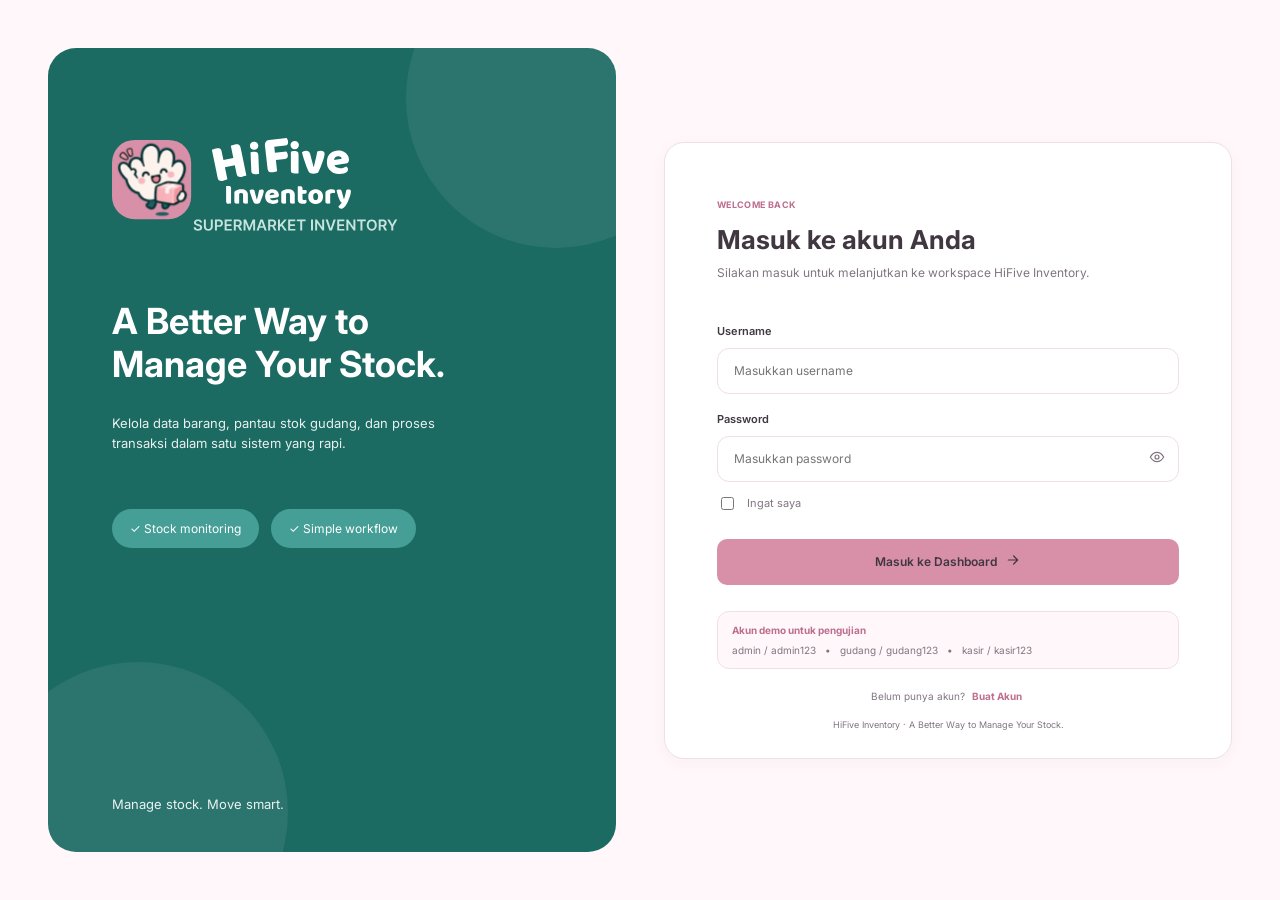
<file: HiFive_Inventory_Refined_v2/HiFive_Inventory_Refined/index.html>
<!DOCTYPE html>
<html lang="id">
<head>
  <meta charset="UTF-8">
  <meta name="viewport" content="width=device-width, initial-scale=1.0">
  <meta name="theme-color" content="#1B6B63">
  <title>HiFive Inventory</title>
  <link rel="preconnect" href="https://fonts.googleapis.com">
  <link rel="preconnect" href="https://fonts.gstatic.com" crossorigin>
  <link href="https://fonts.googleapis.com/css2?family=Inter:wght@400;500;600;700;800&display=swap" rel="stylesheet">
  <link rel="stylesheet" href="styles.css">
</head>
<body>
  <!-- LOGIN / REGISTER -->
  <section id="login">
    <div class="lp">
      <img src="assets/logo/hifive-logo.svg" alt="HiFive Inventory" style="width:390px;max-width:100%">
      <h1>A Better Way to<br>Manage Your Stock.</h1>
      <p>Kelola data barang, pantau stok gudang, dan proses transaksi dalam satu sistem yang rapi.</p>
      <div class="chips"><span>✓ Stock monitoring</span><span>✓ Simple workflow</span></div>
      <small>Manage stock. Move smart.</small>
    </div>

    <div class="card lf auth-card">
      <div id="loginPanel" class="auth-panel">
        <div class="eyebrow">Welcome back</div>
        <h2>Masuk ke akun Anda</h2>
        <p class="sub">Silakan masuk untuk melanjutkan ke workspace HiFive Inventory.</p>
        <form id="loginForm" novalidate>
          <div id="loginError" class="auth-error" role="alert"></div>
          <label for="loginUsername">Username</label>
          <input class="in" id="loginUsername" name="username" placeholder="Masukkan username" autocomplete="username" required>
          <label for="loginPassword">Password</label>
          <div class="pw">
            <input class="in" id="loginPassword" name="password" type="password" placeholder="Masukkan password" autocomplete="current-password" required>
            <button type="button" id="loginEye" data-i="eye" aria-label="Tampilkan password"></button>
          </div>
          <div class="rem" style="margin-top:-6px"><input type="checkbox" id="rememberMe"><label for="rememberMe" style="margin:0;font-weight:400;font-size:11px;color:var(--muted)">Ingat saya</label></div>
          <button class="btn w" type="submit">Masuk ke Dashboard <span data-i="arrow"></span></button>
        </form>
        <div class="demo">
          <b>Akun demo untuk pengujian</b>
          <span>admin / admin123 &nbsp; • &nbsp; gudang / gudang123 &nbsp; • &nbsp; kasir / kasir123</span>
        </div>
        <div class="auth-switch">Belum punya akun? <button type="button" id="showRegister">Buat Akun</button></div>
        <div class="foot">HiFive Inventory · A Better Way to Manage Your Stock.</div>
      </div>

      <div id="registerPanel" class="auth-panel hide">
        <div class="eyebrow">Get started</div>
        <h2>Buat akun HiFive</h2>
        <p class="sub">Daftarkan akun baru dan pilih akses sesuai peran Anda.</p>
        <form id="registerForm" novalidate>
          <div id="registerError" class="auth-error" role="alert"></div>
          <label for="registerUsername">Username</label>
          <input class="in" id="registerUsername" name="username" placeholder="Contoh: ara.inventory" autocomplete="username" required minlength="3">
          <label for="registerRole">Role / Hak Akses</label>
          <select class="in" id="registerRole" name="role" required>
            <option value="admin">Admin</option>
            <option value="gudang">Gudang</option>
            <option value="kasir">Kasir</option>
          </select>
          <p class="role-hint">Role akan ditampilkan pada profil setelah berhasil login.</p>
          <div class="form-grid">
            <div>
              <label for="registerPassword">Password</label>
              <input class="in" id="registerPassword" name="password" type="password" placeholder="Minimal 6 karakter" autocomplete="new-password" required minlength="6">
            </div>
            <div>
              <label for="registerConfirm">Konfirmasi Password</label>
              <input class="in" id="registerConfirm" name="confirm" type="password" placeholder="Ulangi password" autocomplete="new-password" required>
            </div>
          </div>
          <button class="btn w" type="submit">Buat Akun <span data-i="arrow"></span></button>
        </form>
        <div class="auth-switch">Sudah punya akun? <button type="button" id="showLogin">Masuk di sini</button></div>
        <div class="foot">HiFive Inventory · A Better Way to Manage Your Stock.</div>
      </div>
    </div>
  </section>

  <!-- APPLICATION -->
  <div id="app" class="hide">
    <aside id="side">
      <div class="brand">
        <button class="sidebar-toggle" id="sideToggle" type="button" aria-label="Sembunyikan atau tampilkan menu" title="Sembunyikan / tampilkan menu"><span data-i="menu"></span></button>
        <img class="brand-full" src="assets/logo/hifive-logo.svg" alt="HiFive Inventory">
        <img class="brand-mark" src="assets/mascots/01_hai_wave.png" alt="HiFive mascot">
      </div>
      <nav id="nav" aria-label="Navigasi utama"></nav>
      <div class="sidebar-bottom">
        <div class="profile-dock" id="sideProfileDock">
          <div class="me">
            <button class="profile-summary" id="sideProfileToggle" type="button" aria-expanded="false">
              <span class="av" id="sideAvatar">U</span>
              <span class="profile-copy"><b id="sideUsername">Username</b><small id="sideRole">Admin</small></span>
            </button>
            <button class="profile-chevron" id="sideProfileChevron" type="button" aria-label="Tampilkan opsi profil" aria-expanded="false"><span data-i="chev"></span></button>
          </div>
          <div class="profile-options" id="sideProfileOptions">
            <button type="button" id="sideProfileInfo"><span data-i="user"></span> Profil Saya</button>
          </div>
        </div>
        <button class="sidebar-logout" id="logoutSide" type="button">
          <span data-i="logout"></span><span class="logout-label">Logout</span>
        </button>
      </div>
    </aside>

    <main>
      <header>
        <button class="menu-btn" id="mobileMenuToggle" type="button" aria-label="Buka menu"><span data-i="menu"></span></button>
        <div class="sr"><span data-i="search"></span><input id="globalSearch" placeholder="Cari barang, kategori, supplier, atau transaksi..." aria-label="Pencarian global"></div>
        <div class="hr">
          <div class="notification-wrap" id="notificationWrap">
            <button class="notification-trigger" id="notificationButton" type="button" aria-label="Buka notifikasi" aria-expanded="false" aria-controls="notificationPanel">
              <span class="bell"><span data-i="bell"></span><b id="notificationCount">3</b></span>
            </button>
            <section class="notification-panel" id="notificationPanel" aria-label="Notifikasi" hidden>
              <div class="notification-head">
                <div><strong>Notifikasi</strong><small>Informasi terbaru HiFive Inventory</small></div>
                <button type="button" id="markNotificationsRead">Tandai dibaca</button>
              </div>
              <button class="notification-item" type="button" data-notification-target="barang">
                <span class="notification-symbol pink"><span data-i="box"></span></span>
                <span class="notification-copy"><b>Stok Mi Instan Goreng menipis</b><small>Tersisa 5 pcs · 2 jam lalu</small></span>
                <span class="notification-unread"></span>
              </button>
              <button class="notification-item" type="button" data-notification-target="barang-masuk">
                <span class="notification-symbol mint"><span data-i="inbox"></span></span>
                <span class="notification-copy"><b>Barang baru telah diterima</b><small>100 pcs dari supplier · 3 jam lalu</small></span>
                <span class="notification-unread"></span>
              </button>
              <button class="notification-item" type="button" data-notification-target="pesanan-penjualan">
                <span class="notification-symbol peach"><span data-i="cash"></span></span>
                <span class="notification-copy"><b>Aktivitas penjualan hari ini</b><small>Mencapai 250 transaksi · 5 jam lalu</small></span>
                <span class="notification-unread"></span>
              </button>
              <div class="notification-foot"><button type="button" id="viewAllNotifications">Lihat semua aktivitas <span data-i="arrow"></span></button></div>
            </section>
          </div>
          <div class="date"><span data-i="cal"></span><span id="todayDate">06 November 2026</span></div>
          <div class="profile-top" id="profileTop">
            <button class="profile-top-btn" id="profileTopButton" type="button" aria-expanded="false" aria-label="Menu profil">
              <span class="av" id="topAvatar" style="width:34px;height:34px">U</span>
              <span class="profile-top-name" id="topUsername">Username</span>
              <span data-i="chev"></span>
            </button>
            <div class="profile-top-menu" id="profileTopMenu">
              <div class="profile-menu-head"><b id="menuUsername">Username</b><span id="menuRole">Admin</span></div>
              <button type="button" id="topProfileInfo">Profil Saya</button>
              <button type="button" id="logoutTop">Keluar dari Akun</button>
            </div>
          </div>
        </div>
      </header>
      <div id="view" tabindex="-1"></div>
    </main>
  </div>

  <div class="toast" id="toast" role="status" aria-live="polite"></div>
  <div class="modal-backdrop" id="modalBackdrop" role="presentation">
    <div class="modal-box" role="dialog" aria-modal="true" aria-labelledby="modalTitle">
      <h3 id="modalTitle">Tambah Data</h3>
      <p id="modalDescription">Isi informasi berikut untuk menambahkan data.</p>
      <form id="recordForm">
        <div id="modalFields"></div>
        <div class="modal-actions">
          <button class="btn secondary" type="button" id="cancelModal">Batal</button>
          <button class="btn" type="submit">Simpan Data</button>
        </div>
      </form>
    </div>
  </div>

  <script src="app.js"></script>
</body>
</html>
</file>
<file: HiFive_Inventory_Refined_v2/HiFive_Inventory_Refined/styles.css>
:root{--pink:#D88FA8;--pinkd:#BD6F8D;--tosca:#79C9BF;--toscad:#459F96;--deep:#1B6B63;--canvas:#FFF7FA;--ink:#403740;--muted:#817580;--line:#F0DFE7;color-scheme:light;box-sizing:border-box;padding-top:env(safe-area-inset-top,0px);padding-bottom:env(safe-area-inset-bottom,0px)}
*{box-sizing:border-box}html{scroll-padding-top:env(safe-area-inset-top,0px)}
html,body{height:100%;margin:0}
body{font-family:Inter,system-ui,sans-serif;background:var(--canvas);color:var(--ink);font-size:13px}
svg.i{width:16px;height:16px;fill:none;stroke:currentColor;stroke-width:1.8;stroke-linecap:round;stroke-linejoin:round;flex:none}
button{font:inherit;cursor:pointer}
.hide{display:none!important}
/* login */
#login{min-height:100%;display:grid;grid-template-columns:1fr 1fr;gap:48px;padding:48px;align-items:center}
.lp{background:var(--deep);color:#fff;border-radius:28px;min-height:calc(100vh - 96px);padding:90px 64px 40px;position:relative;overflow:hidden;display:flex;flex-direction:column}
.lp:before,.lp:after{content:"";position:absolute;border-radius:50%;background:#fff;opacity:.07}
.lp:before{width:300px;height:300px;right:-90px;top:-100px}.lp:after{width:300px;height:300px;left:-60px;bottom:-110px}
.lp>*{position:relative}
.lp h1{font-size:36px;line-height:1.2;margin:60px 0 28px;font-weight:700}
.lp p{max-width:340px;line-height:1.5;opacity:.9;margin:0}
.chips{display:flex;gap:12px;margin:56px 0 auto;flex-wrap:wrap}.chips span{background:var(--toscad);border-radius:99px;padding:12px 18px;font-size:12px;display:flex;gap:8px;align-items:center}
.lp small{font-size:13px;opacity:.9}
.card{background:#fff;border:1px solid var(--line);border-radius:20px}
.lf{padding:56px 52px 28px;max-width:626px;width:100%;justify-self:center;box-shadow:0 12px 40px #d88fa81a}
.eyebrow{font-size:9px;font-weight:700;letter-spacing:.04em;color:var(--pinkd);text-transform:uppercase}
.lf h2{font-size:26px;margin:14px 0 10px}.lf .sub{color:var(--muted);font-size:12px;margin:0 0 44px}
label{display:block;font-weight:600;font-size:11px;margin:0 0 10px}
.in{width:100%;height:46px;border:1px solid var(--line);border-radius:12px;padding:0 16px;font:inherit;font-size:12px;color:var(--ink);background:#fff;margin-bottom:26px;outline:none}
.in:focus{border-color:var(--pink)}
.pw{position:relative}.pw button{position:absolute;right:14px;top:13px;background:none;border:0;color:var(--muted);padding:0}
.rem{display:flex;gap:10px;align-items:center;font-size:11px;color:var(--muted);margin-bottom:26px}
.btn{background:var(--pink);color:var(--ink);border:0;border-radius:10px;font-weight:600;font-size:12px;height:46px;padding:0 20px;display:inline-flex;gap:8px;align-items:center;justify-content:center}
.btn:hover{background:var(--pinkd);color:#fff}.btn.w{width:100%}
.demo{background:var(--canvas);border:1px solid var(--line);border-radius:12px;padding:12px 14px;margin-top:26px;font-size:10px;color:var(--muted)}.demo b{display:block;color:var(--pinkd);margin-bottom:8px}
.foot{text-align:center;font-size:9px;color:var(--muted);margin-top:14px}
/* app */
#app{display:flex;height:100%}
aside{width:234px;background:var(--deep);color:#fff;display:flex;flex-direction:column;position:relative;overflow:hidden;flex:none;z-index:5}
aside:after{content:"";position:absolute;width:260px;height:260px;border-radius:50%;background:#fff;opacity:.07;left:70px;bottom:-110px;pointer-events:none}
.brand{padding:14px 16px 6px;position:relative;z-index:1}.brand img{width:178px;display:block}
nav{flex:1;overflow-y:auto;padding:8px 10px;position:relative;z-index:1;scrollbar-width:none}
.gh{width:100%;display:flex;justify-content:space-between;align-items:center;background:none;border:0;color:#fff;font-size:8.5px;font-weight:700;letter-spacing:.05em;padding:9px 6px 5px;text-align:left}
.gh svg{transition:transform .25s;width:13px;height:13px}.g.open .gh svg{transform:rotate(180deg)}
.gb{display:grid;grid-template-rows:0fr;transition:grid-template-rows .25s}.g.open .gb{grid-template-rows:1fr}
.gb>div{overflow:hidden}
.nv{display:flex;gap:10px;align-items:center;height:30px;padding:0 10px;border-radius:8px;color:#fff;text-decoration:none;font-size:10px;opacity:.92}
.nv:hover{background:#ffffff14}.nv.on{background:var(--toscad);font-weight:600;opacity:1}
.me{position:relative;z-index:1;border-top:1px solid #ffffff22;margin:0 10px;padding:14px 8px 18px;display:flex;align-items:center;gap:10px;font-size:10px}
.me small{display:block;font-size:9px;opacity:.8}.me a{margin-left:auto;display:flex;gap:6px;align-items:center;color:#fff;text-decoration:none;cursor:pointer}
.av{width:36px;height:36px;border-radius:50%;background:var(--pink);color:#fff;display:grid;place-items:center;font-weight:600;flex:none}
main{flex:1;min-width:0;display:flex;flex-direction:column}
header{height:68px;background:#fff;border-bottom:1px solid var(--line);display:flex;align-items:center;gap:16px;padding:0 28px;flex:none}
.menu-btn{display:none;background:none;border:0;color:var(--deep)}
.sr{flex:1;max-width:528px;height:42px;border:1px solid var(--line);border-radius:14px;display:flex;align-items:center;gap:12px;padding:0 18px;color:var(--muted);font-size:12px}
.sr input{border:0;outline:0;font:inherit;flex:1;color:var(--ink);background:none}
.hr{margin-left:auto;display:flex;align-items:center;gap:18px}
.bell{position:relative;color:var(--deep)}.bell b{position:absolute;top:-8px;right:-8px;background:#E8446D;color:#fff;font-size:8px;width:15px;height:15px;border-radius:50%;display:grid;place-items:center}
.date{border:1px solid var(--line);border-radius:14px;height:42px;padding:0 18px;display:flex;gap:10px;align-items:center;font-size:10px;font-weight:600}
.us{border-left:1px solid var(--line);padding-left:18px;display:flex;align-items:center;gap:10px;color:var(--deep)}
#view{flex:1;overflow:auto;padding:20px 28px 28px}
.banner{background:#F9DCE6;border-radius:22px;height:130px;padding:0 24px;display:flex;align-items:center;gap:18px;position:relative;overflow:hidden}
.banner:after{content:"";position:absolute;right:-30px;top:-60px;width:260px;height:260px;border-radius:50%;background:#B5E3DC;opacity:.8}
.banner>*{position:relative;z-index:1}.banner img{height:84px}.banner h3{margin:0 0 8px;font-size:30px}.banner p{margin:0;font-size:13px}
.banner .tag{position:absolute;right:48px;top:18px;font-size:8px;font-weight:700;color:var(--pinkd);letter-spacing:.04em}
.stats{display:grid;grid-template-columns:repeat(auto-fit,minmax(200px,1fr));gap:14px;margin:16px 0}
.st{padding:16px 14px}.st .r{display:flex;gap:14px;align-items:center}
.ic{width:42px;height:42px;border-radius:12px;display:grid;place-items:center;flex:none}.ic svg{width:20px;height:20px}
.st small{color:var(--muted);font-size:12px}.st strong{display:block;font-size:24px;margin-top:2px}
.st .f{display:flex;justify-content:space-between;align-items:center;margin-top:12px;font-size:9px;font-weight:500;color:var(--deep)}
.row{display:grid;grid-template-columns:2fr 1fr;gap:16px;margin-bottom:16px}
.pn{padding:20px 22px}.pn h4{margin:0;font-size:16px;display:flex;align-items:center;gap:10px}.pn h4 svg{width:20px;height:20px;color:var(--deep)}
.pn .hd{display:flex;justify-content:space-between;align-items:center;margin-bottom:6px}.pn .hd a{font-size:10px;font-weight:500;color:var(--deep);text-decoration:none}
.pn .s{font-size:10px;color:var(--muted);margin:6px 0 14px}
.leg{display:flex;gap:18px;justify-content:center;font-size:9px;margin:0 0 6px}.leg i{display:inline-block;width:8px;height:8px;border-radius:50%;margin-right:6px}
.li{display:flex;gap:14px;padding:12px 0;border-top:1px solid var(--line);font-size:10px}.li:first-of-type{border-top:0}
.li div{flex:1}.li .ic{flex:none;width:32px}.li b{display:block;margin-bottom:4px;font-size:10px}.li span{color:var(--muted)}.li em{font-style:normal;color:var(--muted);font-size:8px;align-self:flex-end}
.dot{width:9px;height:9px;border-radius:50%;margin-top:4px;flex:none}
.ovf{overflow-x:auto}table{width:100%;border-collapse:collapse;min-width:560px}
th{background:var(--canvas);color:var(--muted);font-size:8.5px;text-align:left;padding:12px 10px;font-weight:600;letter-spacing:.03em}
td{padding:15px 10px;border-bottom:1px solid var(--line);font-size:10px;color:var(--muted)}td:first-child{color:var(--ink);font-weight:700}
.bd{padding:6px 14px;border-radius:99px;font-weight:600;font-size:9px;background:#DDF3EE;color:var(--deep);display:inline-block}
.bd.w{background:#E1F3EE}.bd.m{background:#FFF1D6;color:#B5701A}.bd.h{background:#FCE4EA;color:#C0405E}
/* page */
.crumb{color:var(--pinkd);font-size:9px;font-weight:700;letter-spacing:.04em;text-transform:uppercase}
.ph{display:flex;justify-content:space-between;align-items:flex-start;margin-bottom:14px}.ph h1{margin:8px 0 6px;font-size:26px}.ph p{margin:0;color:var(--muted)}.ph img{height:62px}
.tb{display:flex;gap:12px;margin:16px 0}.tb .sr{max-width:300px;height:38px;border-radius:12px}.sel{height:38px;border:1px solid var(--line);border-radius:10px;padding:0 12px;font:inherit;font-size:10px;background:#fff;color:var(--ink)}
.tb .btn{margin-left:auto;height:36px;font-size:11px;color:#fff}
.pg{display:flex;justify-content:space-between;align-items:center;margin-top:16px;font-size:9px;color:var(--muted)}.pg b{background:#F9DCE6;color:var(--pinkd);width:28px;height:28px;border-radius:50%;display:inline-grid;place-items:center}
@media(max-width:1000px){#login{grid-template-columns:1fr;padding:20px}.lp{min-height:0;padding:40px 28px}.row{grid-template-columns:1fr}
aside{position:fixed;inset:0 auto 0 0;transform:translateX(-100%);transition:transform .25s}aside.show{transform:none}.menu-btn{display:block}.date{display:none}header{padding:0 16px}#view{padding:16px}.lf{padding:32px 22px}}


/* HiFive refinements: preserve the supplied Figma visual language */
:root{--sidebar-width:258px;--sidebar-rail:78px;--pink-soft:#F9DCE6;--mint-soft:#DDF3EE;--orange-soft:#FFE8D6}
body{min-width:320px;background:var(--canvas)}
#app{height:100dvh;min-height:620px;width:100%;overflow:hidden}
aside{width:var(--sidebar-width);flex:0 0 var(--sidebar-width);transition:width .24s ease,flex-basis .24s ease;min-height:100dvh}
.brand{height:80px;padding:10px 13px 8px;display:flex;align-items:center;gap:9px;border-bottom:1px solid #ffffff22}
.brand-full{width:176px;max-width:calc(100% - 38px);height:auto;display:block;object-fit:contain}
.brand-mark{display:none;width:43px;height:43px;object-fit:contain}
.sidebar-toggle,.menu-btn{border:0;background:transparent;color:#fff;width:30px;height:34px;border-radius:9px;display:grid;place-items:center;flex:none;padding:0}
.sidebar-toggle:hover{background:#ffffff18}
.sidebar-toggle .i,.menu-btn .i{width:18px;height:18px}
nav{padding:5px 10px 12px;scrollbar-width:thin;scrollbar-color:#ffffff30 transparent}
.g{margin:1px 0 3px}
.gh{height:20px;padding:2px 7px 3px;font-size:8px;color:#D2E7E3;letter-spacing:.045em}
.gh span{display:block}
.gh svg{width:12px;height:12px;color:#D2E7E3}
.gb{transition:grid-template-rows .22s ease}
.nv{position:relative;height:24px;min-height:24px;gap:10px;padding:0 10px;border-radius:7px;font-size:9.5px;color:#E5F1EF;opacity:1;transition:background .16s ease,color .16s ease,padding .16s ease}
.nv:before{content:"";position:absolute;left:0;top:50%;width:3px;height:0;border-radius:0 5px 5px 0;background:#E9A8BD;transform:translateY(-50%) scaleY(.4);opacity:0;transition:height .16s ease,opacity .16s ease,transform .16s ease}
.nv:hover,.nv.on{background:#459F96;color:#fff}
.nv:hover:before,.nv.on:before{height:15px;opacity:1;transform:translateY(-50%) scaleY(1)}
.nv:hover:before{animation:navPing 1.25s ease-out infinite}
.nv.on:hover:before{animation:none}
@keyframes navPing{0%{box-shadow:0 0 0 0 rgba(233,168,189,.55)}70%{box-shadow:0 0 0 7px rgba(233,168,189,0)}100%{box-shadow:0 0 0 0 rgba(233,168,189,0)}}
.nav-icon{width:15px;height:15px;display:grid;place-items:center;flex:none}
.nav-icon img{display:block;width:14px;height:14px;object-fit:contain}
.nv:hover .nav-icon img,.nv.on .nav-icon img{filter:brightness(0) invert(1)}
.profile-dock{position:relative;z-index:3;margin:0 10px 10px;border-top:1px solid #ffffff25;padding:10px 3px 4px}
.me{border:0;margin:0;padding:4px 5px 7px;display:flex;align-items:center;gap:9px;min-width:0}
.profile-summary{display:flex;align-items:center;gap:9px;flex:1;min-width:0;background:none;border:0;color:#fff;text-align:left;padding:3px 2px;border-radius:8px}
.profile-summary:hover{background:#ffffff12}
.profile-copy{min-width:0;flex:1;line-height:1.35}
.profile-copy b{display:block;max-width:130px;overflow:hidden;text-overflow:ellipsis;white-space:nowrap;font-size:10px;color:#fff}
.profile-copy small{font-size:8.5px;color:#D2E7E3;display:block;margin-top:2px}
.profile-chevron{border:0;background:none;color:#E0EFEC;padding:6px;display:grid;place-items:center;border-radius:7px}
.profile-chevron:hover{background:#ffffff18}
.profile-chevron svg{transition:transform .2s}
.profile-dock.open .profile-chevron svg{transform:rotate(180deg)}
.profile-options{display:none;margin:5px 0 0 45px;padding:5px;background:#145D56;border:1px solid #ffffff25;border-radius:10px;box-shadow:0 8px 22px #103e3a33}
.profile-dock.open .profile-options{display:grid;gap:3px}
.profile-options button{border:0;background:transparent;color:#EAF5F2;text-align:left;padding:8px 9px;border-radius:7px;font:inherit;font-size:9px}
.profile-options button:hover{background:#ffffff18}
#side.collapsed{width:var(--sidebar-rail);flex-basis:var(--sidebar-rail)}
#side.collapsed .brand{justify-content:center;padding:9px 8px;gap:5px;flex-wrap:wrap;height:82px}
#side.collapsed .brand-full{display:none}
#side.collapsed .brand-mark{display:block;width:37px;height:37px}
#side.collapsed .sidebar-toggle{width:28px;height:28px}
#side.collapsed .gh{justify-content:center;padding:1px;height:13px}
#side.collapsed .gh span{display:none}
#side.collapsed .gh svg{display:none}
#side.collapsed .g{margin:5px 0}
#side.collapsed .gb{display:block;overflow:visible}
#side.collapsed .gb>div{display:grid;gap:2px}
#side.collapsed .nv{justify-content:center;padding:0;margin:0 auto;width:48px;height:34px;gap:0;font-size:0}
#side.collapsed .nv .nav-icon{width:17px;height:17px}
#side.collapsed .nv:after{content:attr(data-label);position:absolute;left:57px;top:50%;transform:translateY(-50%);background:#284D4B;color:#fff;padding:7px 9px;border-radius:7px;font-size:10px;white-space:nowrap;opacity:0;pointer-events:none;box-shadow:0 4px 15px #173e3b55;z-index:20}
#side.collapsed .nv:hover:after{opacity:1}
#side.collapsed .profile-dock{margin:0 7px 8px;padding:9px 0 3px}
#side.collapsed .profile-summary{justify-content:center;gap:0;padding:3px 0}
#side.collapsed .profile-copy,#side.collapsed .profile-chevron{display:none}
#side.collapsed .profile-options{margin:6px 0 0;position:absolute;left:66px;bottom:2px;width:150px;background:#145D56}
header{height:76px;padding:0 30px;gap:18px;position:relative}
.menu-btn{display:none;color:var(--deep)}
.sr{height:46px;max-width:585px;border-radius:14px}
.hr{gap:16px}
.profile-top{position:relative;border-left:1px solid var(--line);padding-left:16px;display:flex;align-items:center;gap:9px}
.profile-top-btn{display:flex;align-items:center;gap:9px;border:0;background:none;color:var(--deep);padding:3px;border-radius:10px}
.profile-top-btn:hover{background:var(--canvas)}
.profile-top-name{font-size:10px;max-width:110px;overflow:hidden;text-overflow:ellipsis;white-space:nowrap;color:var(--ink);font-weight:600}
.profile-top-menu{display:none;position:absolute;right:0;top:calc(100% + 13px);width:220px;background:#fff;border:1px solid var(--line);border-radius:13px;padding:8px;box-shadow:0 12px 36px #40374020;z-index:30}
.profile-top.open .profile-top-menu{display:block}
.profile-menu-head{padding:10px;border-bottom:1px solid var(--line);margin-bottom:5px}
.profile-menu-head b{display:block;font-size:11px}.profile-menu-head span{display:block;color:var(--muted);font-size:9px;margin-top:4px}
.profile-top-menu button{width:100%;padding:9px 10px;border:0;border-radius:8px;background:transparent;text-align:left;color:var(--ink);font:inherit;font-size:10px}
.profile-top-menu button:hover{background:var(--canvas);color:var(--pinkd)}
#view{flex:1;min-height:0;overflow:auto;padding:22px 30px 32px;scrollbar-gutter:stable}
.banner{height:144px;padding:0 25px;gap:18px}
.banner img{height:90px;max-width:100px;object-fit:contain}
.banner h3{font-size:30px}
.banner .banner-cart{position:absolute;right:52px;bottom:8px;width:190px;height:115px;z-index:2;opacity:.96}
.ph{align-items:center;min-height:86px;margin-bottom:14px}
.ph img{height:78px;max-width:100px;object-fit:contain}
.card,.stat-card{box-shadow:0 4px 18px rgba(99,64,83,.035)}
.stats{grid-template-columns:repeat(4,minmax(0,1fr));gap:14px;margin:16px 0}
.st{padding:16px 15px;min-width:0}
.st strong{font-size:23px}
.row{grid-template-columns:minmax(0,2fr) minmax(275px,.95fr);gap:16px;margin-bottom:16px}
.pn{padding:20px 22px}
.nv:focus-visible,.gh:focus-visible,.sidebar-toggle:focus-visible,.profile-summary:focus-visible,.profile-top-btn:focus-visible{outline:2px solid #E9A8BD;outline-offset:2px}
/* login/register */
.auth-card{align-self:center;max-height:calc(100vh - 64px);overflow:auto}
.auth-panel{display:block}
.auth-panel.hide{display:none!important}
.auth-switch{margin:18px 0 0;text-align:center;color:var(--muted);font-size:10px}
.auth-switch button{border:0;background:none;color:var(--pinkd);font:inherit;font-weight:700;padding:3px 4px}
.auth-switch button:hover{text-decoration:underline}
.form-grid{display:grid;grid-template-columns:1fr 1fr;gap:0 14px}
.form-grid .full{grid-column:1/-1}
.auth-error{display:none;background:#fff0f2;border:1px solid #f5ccd5;color:#a34359;padding:9px 11px;border-radius:9px;font-size:10px;margin:-10px 0 16px}
.auth-error.show{display:block}
.in,select.in{margin-bottom:18px}
.role-hint{font-size:9px;color:var(--muted);margin:-10px 0 16px}
.toast{position:fixed;right:22px;bottom:22px;padding:12px 16px;background:#284D4B;color:#fff;border-radius:11px;box-shadow:0 12px 30px #0002;font-size:11px;z-index:100;opacity:0;transform:translateY(10px);pointer-events:none;transition:.2s}
.toast.show{opacity:1;transform:translateY(0)}
/* module screens */
.module-layout{display:grid;grid-template-columns:minmax(0,1.75fr) minmax(300px,.9fr);gap:18px;align-items:stretch}
.product-grid{display:grid;grid-template-columns:repeat(3,minmax(0,1fr));gap:14px}
.product-card{border:1px solid var(--line);border-radius:15px;padding:11px;background:#fff;min-width:0}
.product-art{height:96px;border-radius:11px;display:grid;place-items:center;color:var(--deep);font-size:25px;font-weight:700;margin-bottom:12px}
.product-card b{font-size:10px;display:block;margin:4px 0}.product-card strong{color:var(--pinkd);font-size:13px;display:block;margin:10px 0}
.product-card small{font-size:8px;color:var(--muted)}
.product-card .btn{width:100%;height:32px;margin-top:12px;background:var(--tosca);color:#fff;font-size:10px}
.cart-panel{display:flex;flex-direction:column;min-height:600px}
.cart-items{flex:1;max-height:340px;overflow:auto}
.cart-item{display:flex;align-items:center;gap:9px;padding:12px 0;border-top:1px solid var(--line)}
.cart-item:first-child{border-top:0}
.cart-item .item-name{flex:1;min-width:0}.cart-item b{display:block;font-size:9px}.cart-item small{color:var(--muted);font-size:8px}
.qty-control{display:flex;align-items:center;gap:5px}.qty-control button{border:1px solid var(--line);background:#fff;border-radius:6px;width:22px;height:22px;color:var(--deep)}
.summary-line{display:flex;justify-content:space-between;padding:9px 0;color:var(--muted);font-size:10px}.summary-line.total{border-top:1px solid var(--line);font-size:13px;font-weight:700;color:var(--ink);padding-top:13px}
.empty-cart{text-align:center;color:var(--muted);padding:38px 12px;font-size:10px}
.stock-bars{display:grid;grid-template-columns:repeat(3,1fr);gap:24px;padding:22px 4px}
.stock-bar .line{height:11px;background:#F4EDF1;border-radius:50px;overflow:hidden;margin-top:12px}.stock-bar .line span{height:100%;display:block;border-radius:50px}
.modal-backdrop{position:fixed;inset:0;background:#243f3d55;z-index:80;display:none;align-items:center;justify-content:center;padding:20px}
.modal-backdrop.open{display:flex}
.modal-box{width:min(520px,100%);background:#fff;border:1px solid var(--line);border-radius:18px;box-shadow:0 24px 70px #233b392f;padding:22px}
.modal-box h3{margin:0 0 6px;font-size:17px}.modal-box p{margin:0 0 18px;color:var(--muted);font-size:10px}.modal-actions{display:flex;justify-content:flex-end;gap:9px;margin-top:12px}
.btn.secondary{background:#fff;border:1px solid var(--line);color:var(--ink)}
@media(max-width:1200px){.row{grid-template-columns:minmax(0,1.5fr) minmax(260px,1fr)}.stats{grid-template-columns:repeat(2,minmax(0,1fr))}.profile-top-name{display:none}}
@media(max-width:1000px){
 #app{min-height:560px}aside{position:fixed;inset:0 auto 0 0;width:258px;flex-basis:258px;transform:translateX(-100%);transition:transform .25s ease,width .24s ease;box-shadow:12px 0 32px #153d3930}
 aside.show{transform:none}#side.collapsed{width:258px;flex-basis:258px}#side.collapsed .brand{justify-content:flex-start;padding:10px 13px;gap:9px;flex-wrap:nowrap}#side.collapsed .brand-full{display:block;width:176px}#side.collapsed .brand-mark{display:none}#side.collapsed .gh{justify-content:space-between;height:20px;padding:2px 7px 3px}#side.collapsed .gh span{display:block}#side.collapsed .gh svg{display:block}#side.collapsed .nv{justify-content:flex-start;padding:0 10px;margin:0;width:auto;height:24px;font-size:9.5px;gap:10px}#side.collapsed .nv:after{display:none}
 .menu-btn{display:grid}header{padding:0 16px;gap:12px}.sr{max-width:none}.date{display:none}#view{padding:18px 18px 26px}.module-layout{grid-template-columns:1fr}.cart-panel{min-height:400px}
}
@media(max-width:640px){
 #login{grid-template-columns:1fr;padding:12px;gap:14px}.lp{min-height:260px;padding:24px 22px;border-radius:18px}.lp img{width:220px!important}.lp h1{font-size:26px;margin:22px 0 12px}.lp p{font-size:11px}.chips{margin:18px 0 20px;gap:7px}.chips span{padding:8px 11px;font-size:9px}.lp>small{margin-top:auto}.lf{padding:24px 18px;max-width:none}.lf .sub{margin-bottom:22px}.auth-card{max-height:none}.form-grid{grid-template-columns:1fr}.form-grid .full{grid-column:auto}
 header{height:62px;padding:0 10px}.sr{height:38px;padding:0 10px;gap:7px}.sr input{font-size:10px}.hr{gap:8px}.bell{display:none}.profile-top{padding-left:8px}.av{width:32px;height:32px}.banner{height:auto;min-height:120px;padding:16px;gap:10px}.banner img{height:65px;width:65px}.banner h3{font-size:20px}.banner p{font-size:10px;max-width:235px}.banner .banner-cart{display:none}.stats{grid-template-columns:1fr 1fr;gap:9px}.st{padding:12px 10px}.st strong{font-size:19px}.st small{font-size:10px}.st .ic{width:34px;height:34px}.row{grid-template-columns:1fr}.ph h1{font-size:22px}.ph img{height:55px}.tb{flex-wrap:wrap}.tb .sr{max-width:none;width:100%}.tb .btn{margin-left:0}.product-grid{grid-template-columns:repeat(2,minmax(0,1fr))}.stock-bars{grid-template-columns:1fr;gap:15px}.pn{padding:15px}.module-layout{display:block}.cart-panel{margin-top:14px}
}

/* small polish for icon-rail and cashier category pills */
#side.collapsed .brand{padding:8px 8px;gap:2px;flex-wrap:nowrap}
#side.collapsed .sidebar-toggle{width:24px;height:30px}
#side.collapsed .brand-mark{width:30px;height:30px}
.three-stats{grid-template-columns:repeat(3,minmax(0,1fr))}
#view .chips{display:flex;gap:8px;flex-wrap:wrap}
#view .chips .product-filter{background:#F4EFF2;color:var(--muted);padding:8px 18px;border-radius:99px;font-size:9px;font-weight:600;cursor:pointer;transition:background .15s,color .15s}
#view .chips .product-filter.active{background:#F9DCE6;color:var(--pinkd)}
#view .chips .product-filter:hover{background:#F9DCE6;color:var(--pinkd)}
@media(max-width:640px){.three-stats{grid-template-columns:repeat(2,minmax(0,1fr))}}

/* === Refined footer + functional notification popover (Nov 2026) === */
.sidebar-bottom{
  position:relative;z-index:4;margin-top:auto;padding:10px 12px 14px;
  border-top:1px solid rgba(255,255,255,.15);background:transparent;flex:none;
}
.sidebar-bottom .profile-dock{margin:0;padding:0;border:0}
.sidebar-bottom .me{margin:0;padding:4px 2px 7px}
.sidebar-bottom .profile-options{margin:4px 0 2px 45px}
.profile-options button{display:flex;align-items:center;gap:8px}
.profile-options button .i{width:14px;height:14px}
.sidebar-logout{
  display:flex;align-items:center;gap:12px;width:100%;min-height:42px;margin-top:8px;
  padding:10px 11px;border:0;border-top:1px solid rgba(255,255,255,.16);
  border-radius:8px;background:transparent;color:#fff;text-align:left;
  font:inherit;font-size:10px;font-weight:650;transition:background .16s ease,color .16s ease;
}
.sidebar-logout .i{width:17px;height:17px;flex:none}
.sidebar-logout:hover{background:rgba(255,255,255,.10);color:#FFE4ED}
.sidebar-logout:focus-visible{outline:2px solid #E9A8BD;outline-offset:2px}
#side.collapsed .sidebar-bottom{padding:9px 7px 12px}
#side.collapsed .sidebar-bottom .profile-dock{margin:0;padding:0}
#side.collapsed .sidebar-bottom .me{justify-content:center;padding:4px 0 7px}
#side.collapsed .sidebar-logout{justify-content:center;padding:10px 0;gap:0}
#side.collapsed .sidebar-logout .logout-label{display:none}
#side.collapsed .sidebar-logout{position:relative}
#side.collapsed .sidebar-logout::after{
  content:"Logout";position:absolute;left:58px;top:50%;transform:translateY(-50%);
  padding:7px 10px;border-radius:7px;background:#284D4B;color:#fff;font-size:10px;
  white-space:nowrap;opacity:0;pointer-events:none;box-shadow:0 4px 15px #173e3b55;z-index:30;
}
#side.collapsed .sidebar-logout:hover::after{opacity:1}

.notification-wrap{position:relative;display:flex;align-items:center;flex:none;z-index:40}
.notification-trigger{
  width:40px;height:40px;border:0;border-radius:11px;background:transparent;color:var(--deep);
  display:grid;place-items:center;padding:0;transition:background .16s ease,transform .16s ease;
}
.notification-trigger:hover,.notification-wrap.open .notification-trigger{background:var(--canvas)}
.notification-trigger:active{transform:scale(.96)}
.notification-trigger:focus-visible{outline:2px solid var(--pink);outline-offset:2px}
.notification-trigger .bell{display:inline-flex;position:relative;align-items:center;justify-content:center}
.notification-trigger .bell>.i{width:20px;height:20px}
.notification-trigger .bell b{top:-7px;right:-8px;width:16px;height:16px;font-size:8px;line-height:1}
.notification-panel{
  position:absolute;top:calc(100% + 14px);right:-12px;width:min(360px,calc(100vw - 28px));
  padding:9px;background:#fff;border:1px solid var(--line);border-radius:16px;
  box-shadow:0 18px 48px rgba(64,55,64,.16);z-index:70;animation:notificationPop .16s ease-out;
}
.notification-panel[hidden]{display:none!important}
@keyframes notificationPop{from{opacity:0;transform:translateY(-5px)}to{opacity:1;transform:translateY(0)}}
.notification-head{display:flex;justify-content:space-between;align-items:center;gap:10px;padding:9px 9px 12px;border-bottom:1px solid var(--line)}
.notification-head strong{display:block;font-size:12px;color:var(--ink)}
.notification-head small{display:block;margin-top:4px;color:var(--muted);font-size:9px}
.notification-head button,.notification-foot button{border:0;background:transparent;color:var(--pinkd);font:inherit;font-size:9px;font-weight:700;padding:6px;border-radius:7px;white-space:nowrap}
.notification-head button:hover,.notification-foot button:hover{background:var(--canvas)}
.notification-item{width:100%;display:flex;align-items:center;gap:10px;padding:11px 9px;border:0;border-bottom:1px solid #F7EDF1;border-radius:9px;background:#fff;text-align:left;color:var(--ink);transition:background .15s ease}
.notification-item:hover{background:#FFFAFC}
.notification-item.read{opacity:.68}
.notification-symbol{width:34px;height:34px;border-radius:11px;display:grid;place-items:center;flex:none}
.notification-symbol .i{width:17px;height:17px}
.notification-symbol.pink{background:#FBE8EF;color:var(--pinkd)}
.notification-symbol.mint{background:#DDF3EE;color:var(--deep)}
.notification-symbol.peach{background:#FFE8D6;color:#D9884A}
.notification-copy{min-width:0;flex:1}
.notification-copy b{display:block;font-size:9.5px;line-height:1.35;font-weight:700}
.notification-copy small{display:block;color:var(--muted);font-size:8.5px;margin-top:4px}
.notification-unread{width:7px;height:7px;border-radius:50%;background:var(--pink);flex:none}
.notification-foot{display:flex;justify-content:flex-end;padding:7px 4px 2px}
.notification-foot button{display:flex;align-items:center;gap:7px}
.notification-foot .i{width:13px;height:13px}

@media(max-width:640px){
  .bell{display:inline-flex!important}
  .notification-trigger{width:34px;height:36px}
  .notification-panel{right:-76px;width:min(340px,calc(100vw - 20px))}
  .sidebar-bottom{padding-bottom:12px}
}

/* When the sidebar is collapsed, keep the profile options accessible beside the icon rail. */
#side.collapsed .profile-dock{position:static}
#side.collapsed .sidebar-bottom .profile-options{position:fixed;left:86px;bottom:68px;top:auto;width:190px;margin:0;z-index:90;}
#side.collapsed .sidebar-bottom .profile-options button{font-size:10px;padding:9px 10px}
</file>
